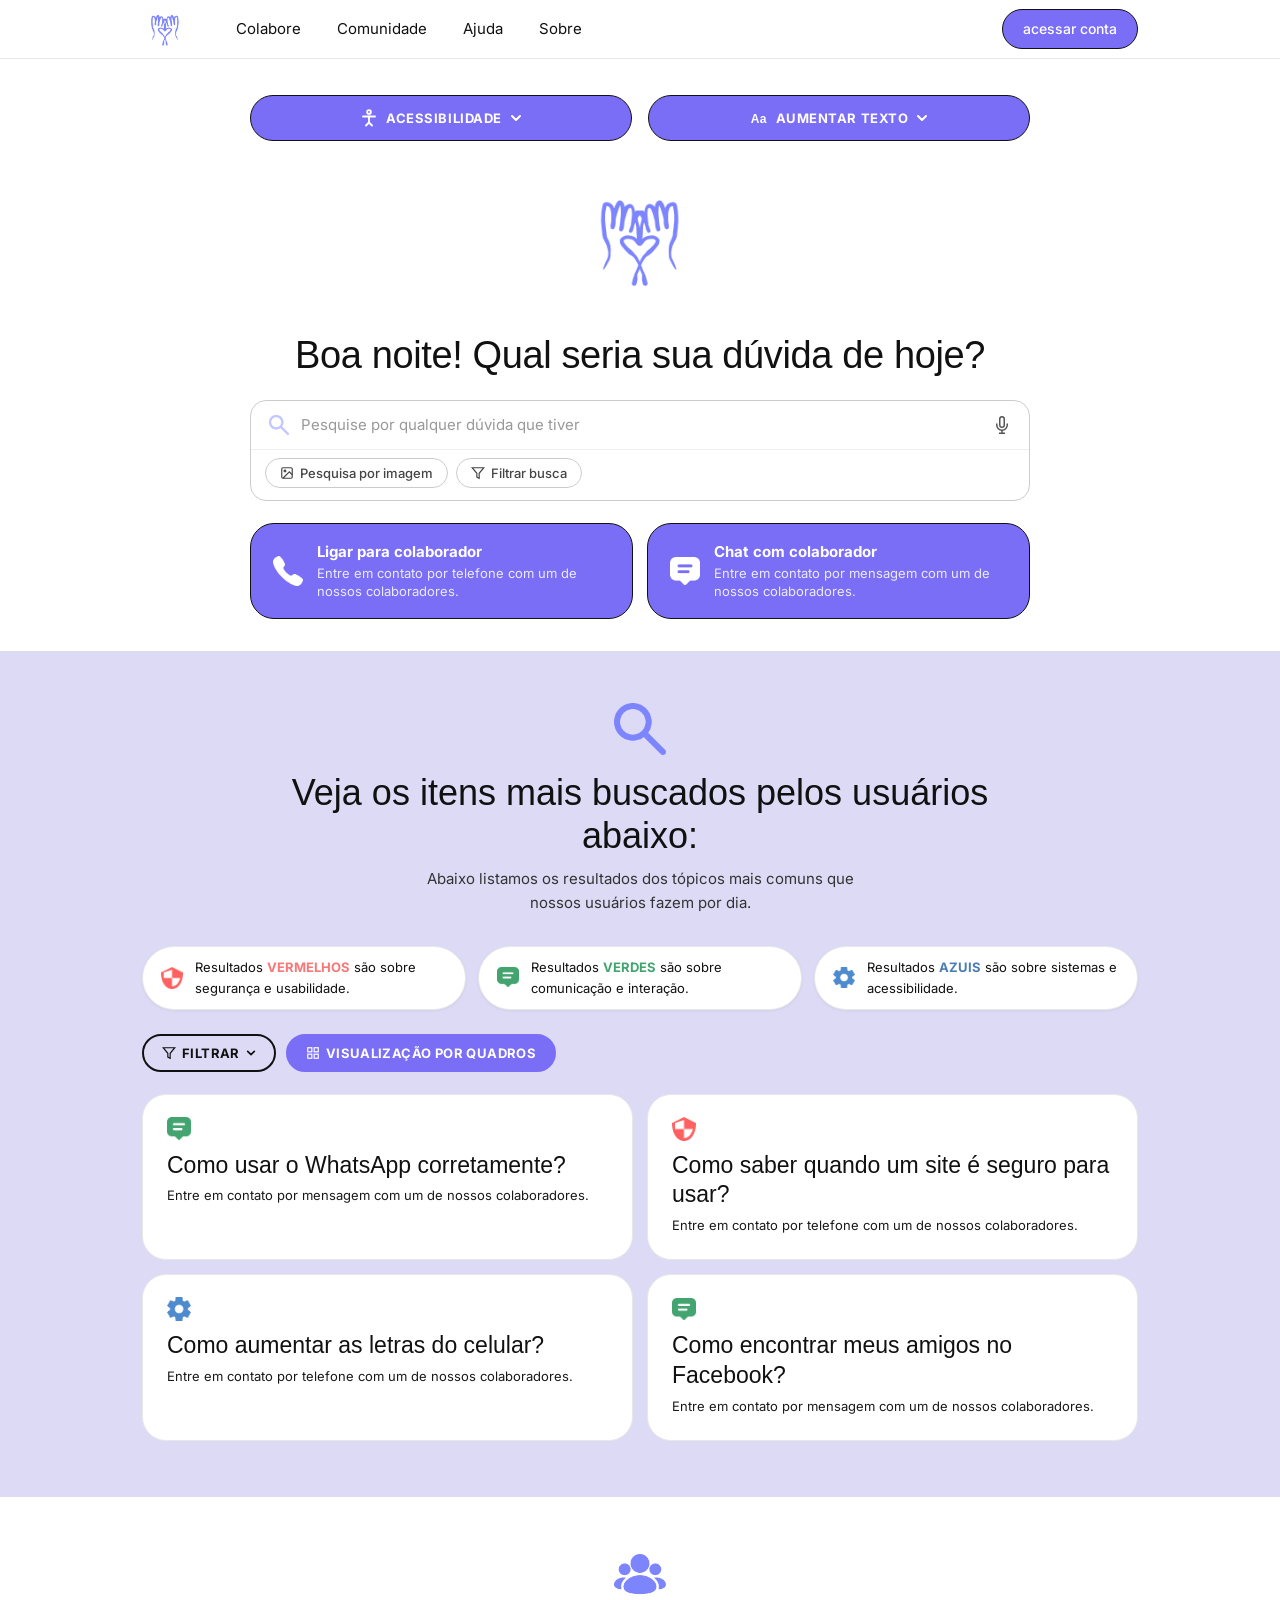
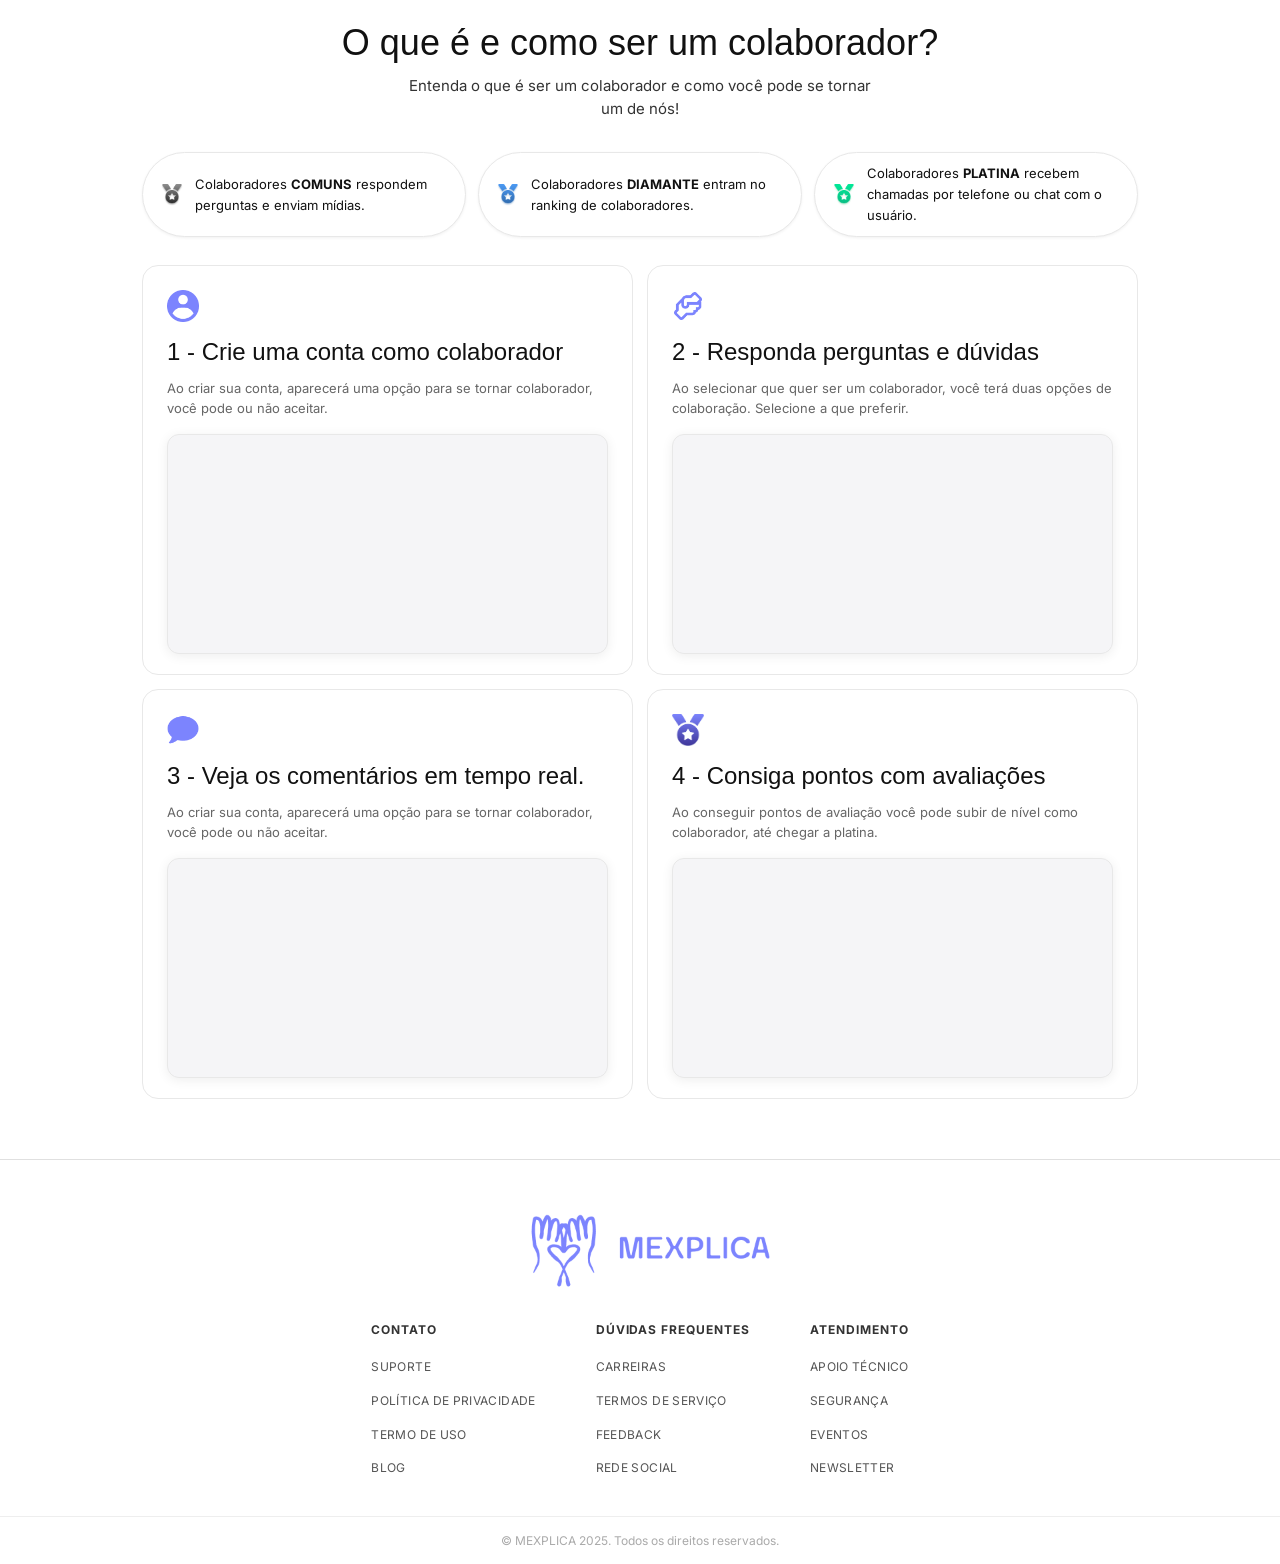
<file: public/index.html>
<!DOCTYPE html>
<html lang="pt-BR">
<head>
    <meta charset="UTF-8">
    <meta name="viewport" content="width=device-width, initial-scale=1.0">
    <title>MEXPLICA - Página Inicial</title>
    <link rel="stylesheet" href="style.css">
    <link rel="shortcut icon" href="icons/favicon.ico" type="image/x-icon">
</head>
<body>
<script>
    (function() {
        var classes = ['', 'dark-blue'];
        var salvo = localStorage.getItem('mexplica-tema');
        if (salvo !== null) {
            var idx = parseInt(salvo);
            if (idx > 1) idx = 0;
            var classe = classes[idx];
            if (classe) document.body.classList.add(classe);
        }
    })();
</script>

    <header class="header">
        <nav class="nav container">
            <a href="index.html" class="nav-logo">
                <img src="icons/logo-mexplica.png" alt="MEXPLICA" class="logo-icon">
            </a>
            <ul class="nav-links">
                <li><a href="cadastro.html">Colabore</a></li>
                <li><a href="#">Comunidade</a></li>
                <li><a href="#">Ajuda</a></li>
                <li><a href="#">Sobre</a></li>
            </ul>
            <div class="nav-actions">
                <a href="cadastro.html" class="btn-acessar">acessar conta</a>
            </div>
            <button class="nav-toggle" aria-label="Abrir menu" id="navToggle">
                <span></span><span></span><span></span>
            </button>
        </nav>
    </header>

    <main>

        <section class="hero-section">
            <div class="container hero-inner">

                <div class="accessibility-bar">
                    <button class="acc-btn acc-blue" id="toggleAccessibility">
                        <svg width="18" height="18" viewBox="0 0 24 24" fill="none" stroke="#ffffff" stroke-width="2.5" stroke-linecap="round" stroke-linejoin="round" aria-hidden="true"><circle cx="12" cy="4" r="2.5"></circle><path d="M4 10h16"></path><path d="M12 10v8"></path><path d="M8 22l4-4 4 4"></path></svg>
                        ACESSIBILIDADE
                        <svg width="12" height="12" viewBox="0 0 12 12" fill="none"><path d="M2 4l4 4 4-4" stroke="#ffffff" stroke-width="2" stroke-linecap="round" stroke-linejoin="round"/></svg>
                    </button>
                    <button class="acc-btn acc-purple" id="toggleFontSize">
                        <svg width="18" height="18" viewBox="0 0 24 24" fill="none" aria-hidden="true"><text x="1" y="18" font-size="16" fill="#ffffff" font-family="sans-serif" font-weight="900">Aa</text></svg>
                        AUMENTAR TEXTO
                    </button>
                </div>

                <div class="hero-logo">
                    <img src="icons/logo-mexplica.png" alt="MEXPLICA" class="hero-logo-img">
                </div>

                <h1 class="hero-title" id="greeting">Bom dia! Qual seria sua dúvida de hoje?</h1>

                <div class="search-box">
                    <div class="search-input-wrap">
                        <img src="icons/lupa.png" alt="buscar" class="search-icon-img">
                        <input 
                            type="text" 
                            class="search-input" 
                            placeholder="Pesquise por qualquer dúvida que tiver"
                            aria-label="Campo de pesquisa"
                            id="searchInput"
                        >
                        <button class="search-voice-btn" aria-label="Pesquisa por voz">
                            <svg width="18" height="18" viewBox="0 0 24 24" fill="none" stroke="currentColor" stroke-width="2"><path d="M12 1a3 3 0 0 0-3 3v8a3 3 0 0 0 6 0V4a3 3 0 0 0-3-3z"/><path d="M19 10v2a7 7 0 0 1-14 0v-2"/><line x1="12" y1="19" x2="12" y2="23"/><line x1="8" y1="23" x2="16" y2="23"/></svg>
                        </button>
                    </div>
                    <div class="search-options">
                        <button class="search-opt-btn">
                            <svg width="14" height="14" viewBox="0 0 24 24" fill="none" stroke="currentColor" stroke-width="2"><rect x="3" y="3" width="18" height="18" rx="2"/><circle cx="8.5" cy="8.5" r="1.5"/><polyline points="21 15 16 10 5 21"/></svg>
                            Pesquisa por imagem
                        </button>
                        <button class="search-opt-btn">
                            <svg width="14" height="14" viewBox="0 0 24 24" fill="none" stroke="currentColor" stroke-width="2"><polygon points="22 3 2 3 10 12.46 10 19 14 21 14 12.46 22 3"/></svg>
                            Filtrar busca
                        </button>
                    </div>
                </div>

                <div class="contact-cards">
                    <button class="contact-card card-phone">
                        <img src="icons/telefone.png" alt="" class="card-icon-img" aria-hidden="true">
                        <div class="card-text">
                            <strong>Ligar para colaborador</strong>
                            <p>Entre em contato por telefone com um de nossos colaboradores.</p>
                        </div>
                    </button>
                    <button class="contact-card card-chat">
                        <img src="icons/chat.png" alt="" class="card-icon-img" aria-hidden="true">
                        <div class="card-text">
                            <strong>Chat com colaborador</strong>
                            <p>Entre em contato por mensagem com um de nossos colaboradores.</p>
                        </div>
                    </button>
                </div>
            </div>
        </section>

        <section class="most-searched-section">
            <div class="container">
                <div class="section-header">
                    <img src="icons/lupa.png" alt="" class="section-icon-img" aria-hidden="true">
                    <h2>Veja os itens mais buscados pelos usuários abaixo:</h2>
                    <p class="section-subtitle">Abaixo listamos os resultados dos tópicos mais comuns que nossos usuários fazem por dia.</p>
                </div>

                <div class="legend-bar">
                    <div class="legend-item">
                        <span class="dot dot-red"> <img src="icons/vermelho.png" alt="icone vermelho de atenção"> </span>
                        <span>Resultados <strong style="color: #F87777;">VERMELHOS</strong> são sobre segurança e usabilidade.</span>
                    </div>
                    <div class="legend-item">
                        <span class="dot dot-green"> <img src="icons/verde.png" alt="icone verde de mensagem"> </span>
                        <span>Resultados <strong style="color: #43A46F;">VERDES</strong> são sobre comunicação e interação.</span>
                    </div>
                    <div class="legend-item">
                        <span class="dot dot-blue"> <img src="icons/azul.png" alt="icone azul de engrenagem"> </span>
                        <span>Resultados <strong style="color: #4B7DB5;">AZUIS</strong> são sobre sistemas e acessibilidade.</span>
                    </div>
                </div>

                <div class="filter-bar">
                    <button class="filter-btn" id="filterBtn">
                        <svg width="14" height="14" viewBox="0 0 24 24" fill="none" stroke="currentColor" stroke-width="2"><polygon points="22 3 2 3 10 12.46 10 19 14 21 14 12.46 22 3"/></svg>
                        FILTRAR
                        <svg width="10" height="10" viewBox="0 0 12 12" fill="none"><path d="M2 4l4 4 4-4" stroke="currentColor" stroke-width="2" stroke-linecap="round"/></svg>
                    </button>
                    <button class="filter-btn filter-btn-outline" id="viewBtn">
                        <svg width="14" height="14" viewBox="0 0 24 24" fill="none" stroke="currentColor" stroke-width="2"><rect x="3" y="3" width="7" height="7"/><rect x="14" y="3" width="7" height="7"/><rect x="14" y="14" width="7" height="7"/><rect x="3" y="14" width="7" height="7"/></svg>
                        VISUALIZAÇÃO POR QUADROS
                    </button>
                </div>

                <div class="topic-grid" id="topicGrid">
                    <div class="topic-card topic-green">
                        <img src="icons/verde.png" alt="" class="topic-icon" aria-hidden="true">
                        <h3>Como usar o WhatsApp corretamente?</h3>
                        <p>Entre em contato por mensagem com um de nossos colaboradores.</p>
                    </div>
                    <div class="topic-card topic-red">
                        <img src="icons/vermelho.png" alt="" class="topic-icon" aria-hidden="true">
                        <h3>Como saber quando um site é seguro para usar?</h3>
                        <p>Entre em contato por telefone com um de nossos colaboradores.</p>
                    </div>
                    <div class="topic-card topic-blue">
                        <img src="icons/azul.png" alt="" class="topic-icon" aria-hidden="true">
                        <h3>Como aumentar as letras do celular?</h3>
                        <p>Entre em contato por telefone com um de nossos colaboradores.</p>
                    </div>
                    <div class="topic-card topic-green">
                        <img src="icons/verde.png" alt="" class="topic-icon" aria-hidden="true">
                        <h3>Como encontrar meus amigos no Facebook?</h3>
                        <p>Entre em contato por mensagem com um de nossos colaboradores.</p>
                    </div>
                </div>
            </div>
        </section>

        <section class="collab-section">
            <div class="container">
                <div class="section-header">
                    <img src="icons/colaboradores.png" alt="" class="section-icon-img" aria-hidden="true">
                    <h2>O que é e como ser um colaborador?</h2>
                    <p class="section-subtitle">Entenda o que é ser um colaborador e como você pode se tornar um de nós!</p>
                </div>

                <div class="legend-bar">
                    <div class="legend-item">
                        <span class="dot dot-red"> <img src="icons/comum.png" alt=""> </span>
                        <span>Colaboradores <strong>COMUNS</strong> respondem perguntas e enviam mídias.</span>
                    </div>
                    <div class="legend-item">
                        <span class="dot dot-green"> <img src="icons/diamante.png" alt=""> </span>
                        <span>Colaboradores <strong>DIAMANTE</strong> entram no ranking de colaboradores.</span>
                    </div>
                    <div class="legend-item">
                        <span class="dot dot-blue"> <img src="icons/platina.png" alt=""> </span>
                        <span>Colaboradores <strong>PLATINA</strong> recebem chamadas por telefone ou chat com o usuário.</span>
                    </div>
                </div>

                <div class="steps-grid">
                    <div class="step-card step-blue">
                        <img src="icons/user-roxo.png" alt="" class="step-topic-icon" aria-hidden="true">
                        <h3>1 - Crie uma conta como colaborador</h3>
                        <p>Ao criar sua conta, aparecerá uma opção para se tornar colaborador, você pode ou não aceitar.</p>
                        <div class="step-print">
                            
                        </div>
                    </div>
                    <div class="step-card step-green">
                        <img src="icons/maos.png" alt="" class="step-topic-icon" aria-hidden="true">
                        <h3>2 - Responda perguntas e dúvidas</h3>
                        <p>Ao selecionar que quer ser um colaborador, você terá duas opções de colaboração. Selecione a que preferir.</p>
                        <div class="step-print">
                            
                        </div>
                    </div>
                    <div class="step-card step-green">
                        <img src="icons/chat-roxo.png" alt="" class="step-topic-icon" aria-hidden="true">
                        <h3>3 - Veja os comentários em tempo real.</h3>
                        <p>Ao criar sua conta, aparecerá uma opção para se tornar colaborador, você pode ou não aceitar.</p>
                        <div class="step-print">
                            
                        </div>
                    </div>
                    <div class="step-card step-blue">
                        <img src="icons/medalha-roxa.png" alt="" class="step-topic-icon" aria-hidden="true">
                        <h3>4 - Consiga pontos com avaliações</h3>
                        <p>Ao conseguir pontos de avaliação você pode subir de nível como colaborador, até chegar a platina.</p>
                        <div class="step-print">
                            
                        </div>
                    </div>
                </div>
            </div>
        </section>

        <div vw class="enabled">
                <div vw-access-button class="active"></div>
                <div vw-plugin-wrapper>
                <div class="vw-plugin-top-wrapper"></div>
             </div>
        </div>
        <style>
            [vw-access-button] {
            bottom: 105px !important;
         }
        </style>
        <script src="https://vlibras.gov.br/app/vlibras-plugin.js"></script>
        <script>
        new window.VLibras.Widget('https://vlibras.gov.br/app');
        </script>
    </main>

    <footer class="footer">
        <div class="container footer-inner">
            <div class="footer-brand">
                <img src="icons/logo-completa.png" alt="" class="footer-logo-icon" aria-hidden="true">
            </div>

            <div class="footer-columns">
                <div class="footer-col">
                    <h4>CONTATO</h4>
                    <ul>
                        <li><a href="#">SUPORTE</a></li>
                        <li><a href="#">POLÍTICA DE PRIVACIDADE</a></li>
                        <li><a href="#">TERMO DE USO</a></li>
                        <li><a href="#">BLOG</a></li>
                    </ul>
                </div>
                <div class="footer-col">
                    <h4>DÚVIDAS FREQUENTES</h4>
                    <ul>
                        <li><a href="#">CARREIRAS</a></li>
                        <li><a href="#">TERMOS DE SERVIÇO</a></li>
                        <li><a href="#">FEEDBACK</a></li>
                        <li><a href="#">REDE SOCIAL</a></li>
                    </ul>
                </div>
                <div class="footer-col">
                    <h4>ATENDIMENTO</h4>
                    <ul>
                        <li><a href="#">APOIO TÉCNICO</a></li>
                        <li><a href="#">SEGURANÇA</a></li>
                        <li><a href="#">EVENTOS</a></li>
                        <li><a href="#">NEWSLETTER</a></li>
                    </ul>
                </div>
            </div>
        </div>
        <div class="footer-copy">
            <span>© MEXPLICA 2025. Todos os direitos reservados.</span>
        </div>
    </footer>

    <script src="script.js"></script>
</body>
</html>
</file>
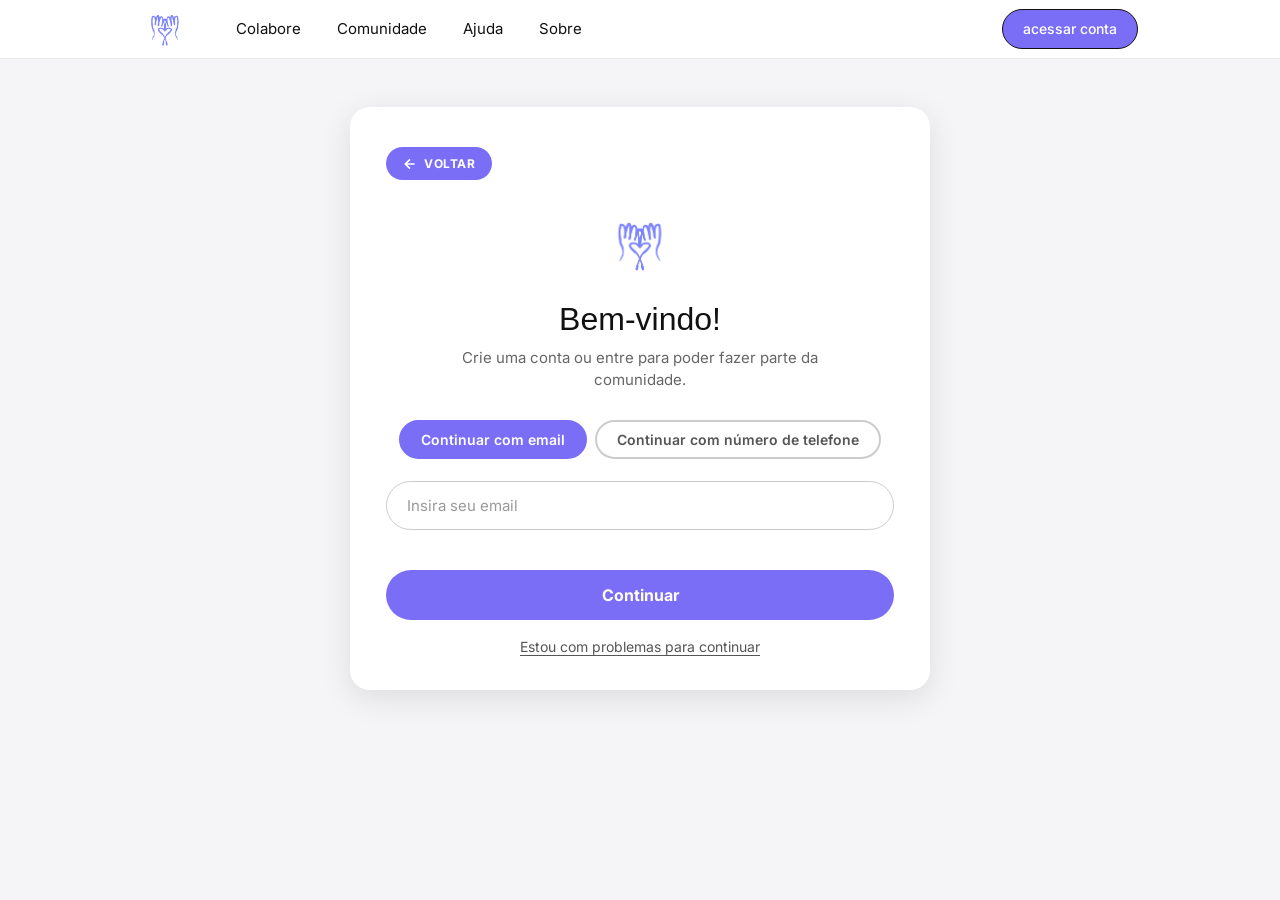
<file: public/cadastro.html>
<!DOCTYPE html>
<html lang="pt-BR">
<head>
    <meta charset="UTF-8">
    <meta name="viewport" content="width=device-width, initial-scale=1.0">
    <title>MEXPLICA - Bem-vindo</title>
    <script>
    (function() {
        var classes = ['', 'dark-blue'];
        var salvo = localStorage.getItem('mexplica-tema');
        if (salvo !== null) {
            var idx = parseInt(salvo);
            if (idx > 1) idx = 0;
            var classe = classes[idx];
            if (classe) document.documentElement.setAttribute('data-tema', classe);
        }
    })();
    </script>
    <link rel="stylesheet" href="style.css">
</head>
<body class="auth-page" id="authBody">
<script>
    (function() {
        var classes = ['', 'dark-blue'];
        var salvo = localStorage.getItem('mexplica-tema');
        if (salvo !== null) {
            var idx = parseInt(salvo);
            if (idx > 1) idx = 0; 
            var classe = classes[idx];
            if (classe) document.body.classList.add(classe);
        }
    })();
</script>

    <header class="header">
        <nav class="nav container">
            <a href="index.html" class="nav-logo">
                <img src="icons/logo-mexplica.png" alt="MEXPLICA" class="logo-icon">
            </a>
            <ul class="nav-links">
                <li><a href="cadastro.html">Colabore</a></li>
                <li><a href="#">Comunidade</a></li>
                <li><a href="#">Ajuda</a></li>
                <li><a href="#">Sobre</a></li>
            </ul>
            <div class="nav-actions">
                <a href="cadastro.html" class="btn-acessar">acessar conta</a>
            </div>
        </nav>
    </header>

    <!-- MAIN DE CADASTRO -->
    <main class="auth-main">

        <!-- STEP 1 - EMAIL OU TELEFONE -->
        <div class="auth-card" id="step-1">
            <a href="index.html" class="back-btn">
                <svg width="16" height="16" viewBox="0 0 24 24" fill="none" stroke="currentColor" stroke-width="2.5"><path d="M19 12H5M12 5l-7 7 7 7"/></svg>
                VOLTAR
            </a>

            <div class="auth-logo">
                <img src="icons/logo-mexplica.png" alt="MEXPLICA">
            </div>

            <h1 class="auth-title">Bem-vindo!</h1>
            <p class="auth-subtitle">Crie uma conta ou entre para poder fazer parte da comunidade.</p>

            <div class="auth-method-toggle">
                <button class="method-btn method-active" id="btnEmail" data-method="email">Continuar com email</button>
                <button class="method-btn" id="btnPhone" data-method="phone">Continuar com número de telefone</button>
            </div>

            <div class="auth-form">
                <input 
                    type="text" 
                    class="auth-input" 
                    id="mainInput" 
                    placeholder="Insira seu email"
                    autocomplete="email"
                    aria-label="Email ou telefone"
                >
                <span class="input-error" id="inputError"></span>
                <button class="auth-continue-btn" id="continueBtn">Continuar</button>
                <a href="#" class="auth-help-link">Estou com problemas para continuar</a>
            </div>
        </div>

        <!-- STEP 2 - CRIAR CONTA FORMUALRIO -->
        <div class="auth-card hidden" id="step-2">
            <button class="back-btn" id="backToStep1">
                <svg width="16" height="16" viewBox="0 0 24 24" fill="none" stroke="currentColor" stroke-width="2.5"><path d="M19 12H5M12 5l-7 7 7 7"/></svg>
                VOLTAR
            </button>

            <div class="auth-logo">
                <img src="icons/logo-mexplica.png" alt="MEXPLICA">
            </div>

            <h1 class="auth-title">Novo por aqui? continue seu cadastro.</h1>
            <p class="auth-subtitle">Crie uma conta ou entre para poder fazer parte da comunidade.</p>

            <div class="auth-form">
                <div class="form-row">
                    <input type="text" class="auth-input" placeholder="Insira seu nome" id="firstName" autocomplete="given-name">
                    <input type="text" class="auth-input" placeholder="Insira seu sobrenome" id="lastName" autocomplete="family-name">
                </div>
                <div class="form-row">
                    <input type="number" class="auth-input" placeholder="Insira sua idade" id="age" min="1" max="120">
                    <select class="auth-input auth-select" id="gender">
                        <option value="" disabled selected>Selecione seu gênero</option>
                        <option value="masculino">Masculino</option>
                        <option value="feminino">Feminino</option>
                        <option value="nao-binario">Não-binário</option>
                        <option value="prefiro-nao-dizer">Prefiro não dizer</option>
                    </select>
                </div>
                <input type="password" class="auth-input" placeholder="Crie uma senha forte" id="password" autocomplete="new-password">
                <span class="input-error" id="registerError"></span>
                <button class="auth-continue-btn" id="registerBtn">Continuar</button>
                <a href="#" class="auth-help-link">Estou com problemas para continuar</a>
            </div>
        </div>

        <!-- STEP 3 - ESCOLHA DE COLABORADOR -->
        <div class="auth-card hidden" id="step-3">
            <div class="auth-logo">
                <img src="icons/logo-mexplica.png" alt="MEXPLICA">
            </div>

            <h1 class="auth-title">Quer ser um colaborador?</h1>
            <p class="auth-subtitle">Responda perguntas, receba verificações e suba de ranking.</p>

            <div class="collab-choice">
                <button class="collab-btn collab-yes" id="yesCollab">
                    <svg width="18" height="18" viewBox="0 0 24 24" fill="none" stroke="currentColor" stroke-width="2.5"><polyline points="20 6 9 17 4 12"/></svg>
                    Quero ser um colaborador!
                </button>
                <button class="collab-btn collab-no" id="noCollab">
                    <svg width="18" height="18" viewBox="0 0 24 24" fill="none" stroke="currentColor" stroke-width="2.5"><line x1="18" y1="6" x2="6" y2="18"/><line x1="6" y1="6" x2="18" y2="18"/></svg>
                    Não quero ser um colaborador!
                </button>
            </div>

            <a href="#" class="auth-help-link collab-info-link">O que é ser um colaborador?</a>
            <a href="#" class="auth-help-link">Estou com problemas para continuar</a>
        </div>

        <!-- STEP 4 - MENSAGEM DE SUCESSO -->
        <div class="auth-card hidden" id="step-4">
            <div class="auth-logo success-logo">
                <img src="icons/logo-mexplica.png" alt="MEXPLICA">
            </div>
            <h1 class="auth-title">Cadastro concluído!</h1>
            <p class="auth-subtitle">Sua conta foi criada com sucesso. Bem-vindo à comunidade MEXPLICA!</p>
            <a href="index.html" class="auth-continue-btn" style="display:block; text-align:center; text-decoration:none; margin-top: 1.5rem;">Ir para a página inicial</a>
        </div>

        <div vw class="enabled">
                <div vw-access-button class="active"></div>
                <div vw-plugin-wrapper>
                <div class="vw-plugin-top-wrapper"></div>
             </div>
        </div>
        <style>
            [vw-access-button] {
            bottom: 105px !important;
         }
        </style>
        <script src="https://vlibras.gov.br/app/vlibras-plugin.js"></script>
        <script>
        new window.VLibras.Widget('https://vlibras.gov.br/app');
        </script>
    </main>

    <script src="script.js"></script>
</body>
</html>
</file>
<file: public/style.css>
/* ============================================
   MEXPLICA - style.css
   fontes: Nimbus Sans (titulos) + Inter (corpo)
   esse style.css é o arquivo principal de estilos do projeto, onde estao organizados os estilos globais, do layout e de cada seção da(s) pagina(s)
   ============================================ */

/* fonte inter importada do google fonts */
@import url('https://fonts.googleapis.com/css2?family=Inter:wght@400;500;600;700;800&display=swap');


@font-face {
    font-family: 'Nimbus Sans';
    src: url('fonts/NimbusSanL-Bol.otf') format('otf');
    font-weight: 700;
}

@font-face {
    font-family: 'Nimbus Sans Regular';
    src: url('fonts/NimbusSans-Regular.otf') format('otf');
    font-weight: 400;
}

/* reset basico */
*, *::before, *::after {
    box-sizing: border-box;
    margin: 0;
    padding: 0;
}

html {
    font-size: 16px;
    scroll-behavior: smooth;
}

body {
    font-family: 'Inter', sans-serif;
    color: #111111;
    background: #ffffff;
    line-height: 1.6;
    -webkit-font-smoothing: antialiased;
}

body.font-large {
    font-size: 19px;
}

img {
    max-width: 100%;
    display: block;
}

ul {
    list-style: none;
}

a {
    text-decoration: none;
    color: inherit;
}

button {
    cursor: pointer;
    border: none;
    background: none;
    font-family: inherit;
}

/* layout */
.container {
    max-width: 1060px;
    margin: 0 auto;
    padding: 0 32px;
}


/* HEADER // NAV */

.header {
    position: sticky;
    top: 0;
    z-index: 100;
    background: #ffffff;
    border-bottom: 1px solid #e8e8e8;
}

.nav {
    display: flex;
    align-items: center;
    height: 58px;
    gap: 0;
}

.nav-logo {
    flex-shrink: 0;
    margin-right: 48px;
}

.logo-icon {
    height: 34px;
    width: auto;
}

.nav-links {
    display: flex;
    gap: 36px;
    flex: 1;
}

.nav-links a {
    font-family: 'Inter', sans-serif;
    font-size: 15px;
    font-weight: 400;
    color: #111111;
    transition: color 0.18s ease;
}

.nav-links a:hover {
    color: #7B6EF6;
}

.nav-actions {
    display: flex;
    align-items: center;
    gap: 12px;
    flex-shrink: 0;
}

.btn-acessar {
    background: #7B6EF6;
    color: #ffffff;
    padding: 8px 20px;
    border-radius: 999px;
    font-family: 'Inter', sans-serif;
    font-size: 14px;
    font-weight: 500;
    transition: background 0.18s ease;
    border: 1px solid #111;
}

.btn-acessar:hover {
    background: #3a318a;
}

.nav-toggle {
    display: none;
    flex-direction: column;
    gap: 5px;
    padding: 6px;
    margin-left: auto;
}

.nav-toggle span {
    display: block;
    width: 22px;
    height: 2px;
    background: #111111;
    border-radius: 2px;
}


/* HERO SECTION */

.hero-section {
    padding: 36px 0 32px;
    text-align: center;
    background: #ffffff;
}

.hero-inner {
    display: flex;
    flex-direction: column;
    align-items: center;
    gap: 22px;
}

/* BOTOES DE ACESSIBILIDADE */
.accessibility-bar {
    display: flex;
    gap: 16px;
    justify-content: center;
    width: 100%;
    max-width: 780px;
}

.acc-btn {
    display: flex;
    align-items: center;
    justify-content: center;
    gap: 8px;
    flex: 1;
    padding: 13px 20px;
    border-radius: 999px;
    font-family: 'Inter', sans-serif;
    font-size: 13px;
    font-weight: 700;
    letter-spacing: 0.04em;
    transition: opacity 0.18s ease;
    border: 1px solid #111;
}

.acc-btn:hover {
    opacity: 0.88;
}

.acc-btn img {
    width: 16px;
    height: 16px;
}

.acc-btn svg {
    flex-shrink: 0;
}

.acc-blue {
    background: #7B6EF6;
    color: #ffffff;
}

.acc-purple {
    background: #7B6EF6;
    color: #ffffff;
}

/* HERO LOGO */
.hero-logo {
    margin-top: 4px;
}

.hero-logo-img {
    width: 130px;
    height: 145px;
    object-fit: contain;
    margin: 0 auto;
}

/* TITULO HERO */
.hero-title {
    font-family: 'Nimbus Sans', sans-serif;
    font-size: 38px;
    font-weight: 500;
    color: #111111;
    letter-spacing: -0.01em;
    line-height: 1.15;
}

/* SEARCH BOX */
.search-box {
    width: 100%;
    max-width: 780px;
    background: #ffffff;
    border-radius: 16px;
    border: 1.5px solid #cccccc;
    overflow: hidden;
}

.search-box:focus-within {
    border-color: #7B6EF6;
    box-shadow: 0 0 0 3px rgba(123, 110, 246, 0.1);
}

.search-input-wrap {
    display: flex;
    align-items: center;
    padding: 14px 18px;
    gap: 12px;
}

.search-icon-img {
    width: 20px;
    height: 20px;
    opacity: 0.45;
    flex-shrink: 0;
}

.search-input {
    flex: 1;
    border: none;
    outline: none;
    font-family: 'Inter', sans-serif;
    font-size: 15px;
    color: #111111;
    background: transparent;
}

.search-input::placeholder {
    color: #999999;
}

.search-voice-btn {
    color: #555555;
    display: flex;
    align-items: center;
    flex-shrink: 0;
    transition: color 0.18s;
}

.search-voice-btn:hover {
    color: #7B6EF6;
}

.search-options {
    display: flex;
    gap: 8px;
    padding: 8px 14px 12px;
    border-top: 1px solid #eeeeee;
}

.search-opt-btn {
    display: inline-flex;
    align-items: center;
    gap: 6px;
    padding: 6px 14px;
    border-radius: 999px;
    border: 1.5px solid #cccccc;
    font-family: 'Inter', sans-serif;
    font-size: 13px;
    font-weight: 500;
    color: #444444;
    background: #ffffff;
    transition: border-color 0.18s, color 0.18s;
}

.search-opt-btn:hover {
    border-color: #7B6EF6;
    color: #7B6EF6;
}

/* CARDS DE CONTATO */
.contact-cards {
    display: grid;
    grid-template-columns: 1fr 1fr;
    gap: 14px;
    width: 100%;
    max-width: 780px;
}

.contact-card {
    display: flex;
    align-items: center;
    gap: 14px;
    padding: 18px 22px;
    border-radius: 24px;
    text-align: left;
    transition: transform 0.18s ease, box-shadow 0.18s ease;
    cursor: pointer;
    border: 1px solid #111;
}

.contact-card:hover {
    transform: translateY(-2px);
    box-shadow: 0 8px 24px rgba(0, 0, 0, 0.15);
}

.card-phone {
    background: #7B6EF6;
}

.card-chat {
    background: #7B6EF6;
}

.card-icon-img {
    width: 30px;
    height: 30px;
    object-fit: contain;
    flex-shrink: 0;
    filter: brightness(0) invert(1);
}

.card-text strong {
    display: block;
    font-family: 'Inter', sans-serif;
    font-size: 15px;
    font-weight: 700;
    color: #ffffff;
    margin-bottom: 3px;
}

.card-text p {
    font-family: 'Inter', sans-serif;
    font-size: 13px;
    font-weight: 400;
    color: rgba(255, 255, 255, 0.85);
    line-height: 1.4;
}


/* SECTION MAIS PESQUISADOS */

.most-searched-section {
    background: #dddaf5;
    padding: 52px 0 56px;
    margin-top: 0;
}

.section-header {
    text-align: center;
    margin-bottom: 32px;
}

.section-icon-img {
    width: 52px;
    height: 52px;
    object-fit: contain;
    margin: 0 auto 16px;
}

.section-header h2 {
    font-family: 'Nimbus Sans', sans-serif;
    font-size: 36px;
    font-weight: 500;
    color: #111111;
    max-width: 780px;
    margin: 0 auto 10px;
    line-height: 1.2;
}

.section-subtitle {
    font-family: 'Inter', sans-serif;
    color: #333333;
    font-size: 15px;
    max-width: 480px;
    margin: 0 auto;
    line-height: 1.55;
}

/* LEGEND BAR */
.legend-bar {
    display: flex;
    flex-wrap: wrap;
    gap: 12px;
    justify-content: center;
    margin-bottom: 24px;
}

.legend-item {
    display: flex;
    align-items: center;
    gap: 12px;
    background: #ffffff;
    border-radius: 9999px;
    padding: 10px 18px;
    font-family: 'Inter', sans-serif;
    font-size: 13px;
    color: #111111;
    border: 1.5px solid #e8e8e8;
    min-width: 200px;
    flex: 1;
    max-width: 340px;
    box-shadow: 0 1px 3px rgba(0,0,0,0.06);
}

.dot {
    width: 22px;
    height: 22px;
    border-radius: 50%;
    flex-shrink: 0;
}

/* FILTER BAR */
.filter-bar {
    display: flex;
    gap: 10px;
    margin-bottom: 22px;
    flex-wrap: wrap;
}

.filter-btn {
    display: inline-flex;
    align-items: center;
    gap: 6px;
    padding: 9px 18px;
    border-radius: 999px;
    font-family: 'Inter', sans-serif;
    font-size: 13px;
    font-weight: 700;
    letter-spacing: 0.03em;
    background: transparent;
    color: #111111;
    border: 2px solid #111111;
    transition: all 0.18s ease;
}

.filter-btn:hover {
    background: #111111;
    color: #ffffff;
}

.filter-btn-outline {
    background: #7B6EF6;
    color: #ffffff;
    border: 2px solid #7B6EF6;
}

.filter-btn-outline:hover {
    background: #5A50C8;
    border-color: #5A50C8;
}

/* GRID DE TOPICOS */
.topic-grid {
    display: grid;
    grid-template-columns: 1fr 1fr;
    gap: 14px;
}

.topic-card {
    border-radius: 24px;
    padding: 22px 24px 24px;
    color: #ffffff;
    cursor: pointer;
    transition: transform 0.18s ease, box-shadow 0.18s ease;
    border: 1.5px solid #e8e8e8;
}

.topic-card:hover {
    transform: translateY(-3px);
    box-shadow: 0 10px 30px rgba(0, 0, 0, 0.18);
}

.topic-icon {
    width: 24px;
    height: 24px;
    object-fit: contain;
    margin-bottom: 10px;

}

.topic-card h3 {
    font-family: 'Nimbus Sans', sans-serif;
    font-size: 23px;
    font-weight: 500;
    color: #111111;
    margin-bottom: 6px;
    line-height: 1.3;
}

.topic-card p {
    font-family: 'Inter', sans-serif;
    font-size: 13px;
    font-weight: 400;
    opacity: 0.9;
    line-height: 1.45;
}

.topic-green { background: #ffffff; color: #000; }
.topic-red   { background: #ffffff; color: #000; }
.topic-blue  { background: #ffffff; color: #000; }


/* SECTION DE COLABORADORES */
.collab-section {
    padding: 56px 0 60px;
    background: #ffffff;
}

.steps-grid {
    display: grid;
    grid-template-columns: 1fr 1fr;
    gap: 14px;
    margin-top: 28px;
}

/* STEP CARDS */
.step-card {
    background: #ffffff;
    border: 1.5px solid #e8e8e8;
    border-radius: 16px;
    padding: 24px 24px 20px;
    color: #111111;
    display: flex;
    flex-direction: column;
    gap: 10px;
    overflow: hidden;
}

.step-blue,
.step-green,
.step-red {
    background: #ffffff;
}

.step-topic-icon {
    width: 32px;
    height: 32px;
    object-fit: contain;
    margin-bottom: 4px;
}

.step-card h3 {
    font-family: 'Nimbus Sans', sans-serif;
    font-size: 24px;
    font-weight: 500;
    color: #111111;
    line-height: 1.3;
    margin-bottom: 2px;
}

.step-card p {
    font-family: 'Inter', sans-serif;
    font-size: 13px;
    font-weight: 400;
    color: #666666;
    line-height: 1.5;
}

/* ================================================
   PRINT DA TELA - container e imagem
   melhorias de qualidade: sem compressão extra,
   rendering otimizado, transição suave ao trocar tema
   ================================================ */
.step-print {
    border: 1.5px solid #e8e8e8;
    border-radius: 12px;
    overflow: hidden;
    margin-top: 6px;
    background: #f5f5f7;
    height: 220px;
    display: flex;
    align-items: center;
    justify-content: center;
    box-shadow: 0 2px 12px rgba(0, 0, 0, 0.07);
}

.step-print img {
    width: 100%;
    height: 100%;
    object-fit: cover;
    object-position: center center;
    display: block;
    transition: opacity 0.3s ease;
    image-rendering: auto;
}


/* FOOTER */
.footer {
    background: #ffffff;
    color: #333333;
    padding: 48px 0 0;
    border-top: 1px solid #e0e0e0;
    margin-top: 0;
}

.footer-inner {
    display: flex;
    flex-direction: column;
    align-items: center;
    padding-bottom: 36px;
    gap: 32px;
}

/* LOGO MEXPLICA COMPLETA */
.footer-brand {
    display: flex;
    align-items: center;
    gap: 14px;
    justify-content: center;
}

.footer-logo-icon {
    height: 80px;
    width: auto;
}

.footer-logo {
    display: none;
}

.footer-columns {
    display: flex;
    gap: 60px;
    justify-content: center;
    flex-wrap: wrap;
}

.footer-col h4 {
    font-family: 'Inter', sans-serif;
    font-size: 12px;
    font-weight: 700;
    letter-spacing: 0.08em;
    color: #333333;
    margin-bottom: 14px;
}

.footer-col ul {
    display: flex;
    flex-direction: column;
    gap: 8px;
}

.footer-col a {
    font-family: 'Inter', sans-serif;
    font-size: 12px;
    font-weight: 400;
    color: #555555;
    letter-spacing: 0.03em;
    transition: color 0.15s;
}

.footer-col a:hover {
    color: #7B6EF6;
}

.footer-copy {
    text-align: center;
    padding: 14px;
    font-family: 'Inter', sans-serif;
    font-size: 12px;
    color: #aaaaaa;
    border-top: 1px solid #eeeeee;
    width: 100%;
}


/* PAGINA DE AUTENTICAÇÃO - CADASTRO.HTML */
/* =========================================== */

.auth-page {
    background: #f5f5f7;
    min-height: 100vh;
}

.auth-main {
    display: flex;
    justify-content: center;
    align-items: flex-start;
    padding: 48px 24px 80px;
}

.auth-card {
    background: #ffffff;
    border-radius: 20px;
    padding: 40px 36px 32px;
    width: 100%;
    max-width: 580px;
    box-shadow: 0 8px 32px rgba(0, 0, 0, 0.1);
    animation: slideUp 0.3s ease;
}

@keyframes slideUp {
    from { opacity: 0; transform: translateY(16px); }
    to   { opacity: 1; transform: translateY(0); }
}

.hidden {
    display: none !important;
}

/* BOTAO DE VOLT */
.back-btn {
    display: inline-flex;
    align-items: center;
    gap: 6px;
    background: #7B6EF6;
    color: #ffffff;
    padding: 7px 16px;
    border-radius: 999px;
    font-family: 'Inter', sans-serif;
    font-size: 12px;
    font-weight: 700;
    letter-spacing: 0.05em;
    margin-bottom: 28px;
    transition: background 0.18s, transform 0.18s;
    cursor: pointer;
    border: none;
}

.back-btn:hover {
    background: #5A50C8;
    transform: translateX(-2px);
}

/* LOGO AUTH */
.auth-logo {
    text-align: center;
    margin-bottom: 20px;
}

.auth-logo img {
    width: 72px;
    height: 72px;
    object-fit: contain;
    margin: 0 auto;
}

.success-logo img {
    animation: bounceIn 0.5s ease;
}

@keyframes bounceIn {
    0%   { transform: scale(0.7); opacity: 0; }
    60%  { transform: scale(1.15); }
    100% { transform: scale(1); opacity: 1; }
}

/* TITULO DA PAGINA DE AUTENTICAÇAO */
.auth-title {
    font-family: 'Nimbus Sans', sans-serif;
    font-size: 32px;
    font-weight: 500;
    text-align: center;
    margin-bottom: 8px;
    line-height: 1.2;
    color: #111111;
}

.auth-subtitle {
    font-family: 'Inter', sans-serif;
    color: #666666;
    font-size: 15px;
    text-align: center;
    max-width: 380px;
    margin: 0 auto 28px;
    line-height: 1.5;
}

/* TOGGLE DE METODO DE AUTENTICAÇAO */
.auth-method-toggle {
    display: flex;
    gap: 8px;
    margin-bottom: 22px;
    justify-content: center;
    flex-wrap: wrap;
}

.method-btn {
    padding: 9px 20px;
    border-radius: 999px;
    font-family: 'Inter', sans-serif;
    font-size: 14px;
    font-weight: 600;
    border: 2px solid #cccccc;
    color: #555555;
    background: #ffffff;
    transition: all 0.18s;
    cursor: pointer;
}

.method-btn:hover {
    border-color: #7B6EF6;
    color: #7B6EF6;
}

.method-active {
    background: #7B6EF6;
    border-color: #7B6EF6;
    color: #ffffff !important;
}

/* FORMULARIO DE AUTENTICAÇAO */
.auth-form {
    display: flex;
    flex-direction: column;
    gap: 12px;
}

.form-row {
    display: grid;
    grid-template-columns: 1fr 1fr;
    gap: 12px;
}

.auth-input {
    width: 100%;
    padding: 14px 20px;
    border-radius: 999px;
    border: 1.5px solid #cccccc;
    font-family: 'Inter', sans-serif;
    font-size: 15px;
    color: #111111;
    background: #ffffff;
    outline: none;
    transition: border-color 0.18s, box-shadow 0.18s;
    appearance: none;
}

.auth-input:focus {
    border-color: #7B6EF6;
    box-shadow: 0 0 0 3px rgba(123, 110, 246, 0.12);
}

.auth-input::placeholder {
    color: #999999;
}

.auth-select {
    cursor: pointer;
    background-image: url("data:image/svg+xml,%3Csvg xmlns='http://www.w3.org/2000/svg' width='12' height='12' viewBox='0 0 12 12'%3E%3Cpath d='M2 4l4 4 4-4' stroke='%23999999' stroke-width='1.5' fill='none' stroke-linecap='round'/%3E%3C/svg%3E");
    background-repeat: no-repeat;
    background-position: right 18px center;
    padding-right: 40px;
}

.input-error {
    font-family: 'Inter', sans-serif;
    font-size: 13px;
    color: #D94F4F;
    min-height: 16px;
    margin-top: -4px;
    padding-left: 8px;
}

.auth-continue-btn {
    width: 100%;
    padding: 15px;
    border-radius: 999px;
    background: #7B6EF6;
    color: #ffffff;
    font-family: 'Inter', sans-serif;
    font-size: 16px;
    font-weight: 700;
    border: none;
    cursor: pointer;
    transition: background 0.18s, transform 0.18s, box-shadow 0.18s;
    margin-top: 4px;
}

.auth-continue-btn:hover {
    background: #5A50C8;
    transform: translateY(-1px);
    box-shadow: 0 6px 18px rgba(123, 110, 246, 0.3);
}

.auth-help-link {
    text-align: center;
    display: block;
    font-family: 'Inter', sans-serif;
    font-size: 14px;
    color: #555555;
    text-decoration: underline;
    text-underline-offset: 3px;
    transition: color 0.15s;
    margin-top: 4px;
}

.auth-help-link:hover {
    color: #7B6EF6;
}

.collab-info-link {
    color: #7B6EF6;
    font-weight: 700;
    text-decoration: none;
    border: none;
    margin-bottom: 0;
}

.collab-info-link:hover {
    text-decoration: underline;
}

/* ESCOLHA DO COLABORADOR */
.collab-choice {
    display: flex;
    gap: 14px;
    justify-content: center;
    margin: 14px 0 22px;
    flex-wrap: wrap;
}

.collab-btn {
    display: inline-flex;
    align-items: center;
    gap: 8px;
    padding: 12px 24px;
    border-radius: 999px;
    font-family: 'Inter', sans-serif;
    font-size: 15px;
    font-weight: 700;
    cursor: pointer;
    transition: all 0.18s;
    border: none;
}

.collab-yes {
    background: #7B6EF6;
    color: #ffffff;
}

.collab-yes:hover {
    background: #5A50C8;
    transform: translateY(-2px);
    box-shadow: 0 6px 18px rgba(123, 110, 246, 0.3);
}

.collab-no {
    background: #E05C5C;
    color: #ffffff;
}

.collab-no:hover {
    background: #C04040;
    transform: translateY(-2px);
    box-shadow: 0 6px 18px rgba(224, 92, 92, 0.3);
}

/* ============================================
   MODO ESCURO
   dois niveis: dark-blue (tipo twitter antigamente)
   controlados por classes no body via JS
   todas as transiçoes sao suaves para nao agredir os olhos
   ============================================ */

body {
    transition: background 0.3s ease, color 0.3s ease;
}


/* ------------------------------------------
   NIVEL 1: DARK-BLUE
   fundo #0f1923, cards #1a2535
   ------------------------------------------ */

body.dark-blue {
    background: #0f1923;
    color: #e8eaf0;
}

body.dark-blue .header {
    background: #0f1923;
    border-bottom-color: #1e2d3d;
}

body.dark-blue .nav-links a {
    color: #c8d0dc;
}

body.dark-blue .btn-acessar {
    background: #7B6EF6;
    color: #e8eaf0;
}

body.dark-blue .btn-acessar:hover {
    background: #3a318a;
}

body.dark-blue .avatar-placeholder {
    background: #1e2d3d;
    border-color: #2a3f52;
}

body.dark-blue .nav-toggle span {
    background: #e8eaf0;
}

body.dark-blue .nav-links.open {
    background: #0f1923;
    border-bottom-color: #1e2d3d;
}

body.dark-blue .hero-section {
    background: #0f1923;
}

body.dark-blue .hero-title {
    color: #e8eaf0;
}

body.dark-blue .search-box {
    background: #1a2535;
    border-color: #2a3f52;
}

body.dark-blue .search-input {
    color: #e8eaf0;
    background: transparent;
}

body.dark-blue .search-input::placeholder {
    color: #5a7a96;
}

body.dark-blue .search-options {
    border-top-color: #2a3f52;
}

body.dark-blue .search-opt-btn {
    background: #1a2535;
    border-color: #2a3f52;
    color: #8eacc4;
}

body.dark-blue .search-opt-btn:hover {
    border-color: #7B6EF6;
    color: #a89ef8;
}

body.dark-blue .search-voice-btn {
    color: #5a7a96;
}

body.dark-blue .most-searched-section {
    background: #0d1720;
}

body.dark-blue .section-header h2 {
    color: #e8eaf0;
}

body.dark-blue .section-subtitle {
    color: #8eacc4;
}

body.dark-blue .legend-item {
    background: #1a2535;
    border-color: #2a3f52;
    color: #c8d0dc;
}

body.dark-blue .filter-btn {
    color: #c8d0dc;
    border-color: #4a6a84;
}

body.dark-blue .filter-btn:hover {
    background: #2a3f52;
    color: #e8eaf0;
}

body.dark-blue .topic-green { background: #0f1923; border: 1px solid #3d9e68; color: #ffffff; }
body.dark-blue .topic-red   { background: #0f1923; border: 1px solid #c44444; color: #ffffff; }
body.dark-blue .topic-blue  { background: #0f1923; border: 1px solid #2979C8; color: #ffffff; }
body.dark-blue .topic-card h3 { color: #ffffff; }

body.dark-blue .collab-section {
    background: #0f1923;
}

/* novo layout dos step-cards (card branco com print) adaptado ao escuro */
body.dark-blue .step-card {
    background: #1a2535;
    border-color: #7B6EF6;
    color: #e8eaf0;
}

body.dark-blue .step-card h3 {
    color: #e8eaf0;
}

body.dark-blue .step-card p {
    color: #8eacc4;
}

/* container do print no modo escuro */
body.dark-blue .step-print {
    border-color: #2a3f52;
    background: #0f1923;
    box-shadow: 0 2px 12px rgba(0, 0, 0, 0.3);
}

body.dark-blue .footer {
    background: #0a1118;
    border-top-color: #1e2d3d;
}

body.dark-blue .footer-col h4 {
    color: #5a7a96;
}

body.dark-blue .footer-col a {
    color: #8eacc4;
}

body.dark-blue .footer-col a:hover {
    color: #e8eaf0;
}

body.dark-blue .footer-copy {
    color: #3a5a74;
    border-top-color: #1e2d3d;
}

body.dark-blue .auth-page {
    background: #0a1118;
}

body.dark-blue .auth-card {
    background: #1a2535;
    box-shadow: 0 8px 32px rgba(0, 0, 0, 0.4);
}

body.dark-blue .auth-title {
    color: #e8eaf0;
}

body.dark-blue .auth-subtitle {
    color: #8eacc4;
}

body.dark-blue .method-btn {
    background: #1a2535;
    border-color: #2a3f52;
    color: #8eacc4;
}

body.dark-blue .method-btn:hover {
    border-color: #7B6EF6;
    color: #a89ef8;
}

body.dark-blue .auth-input {
    background: #0f1923;
    border-color: #2a3f52;
    color: #e8eaf0;
}

body.dark-blue .auth-input::placeholder {
    color: #5a7a96;
}

body.dark-blue .auth-input:focus {
    border-color: #7B6EF6;
}

body.dark-blue .auth-help-link {
    color: #8eacc4;
}

body.dark-blue .auth-help-link:hover {
    color: #a89ef8;
}


/* sincroniza dark mode aplicado no <html> com o body, é baiscamente um anti-flash pra tela nao piscar em branco antes de entrar no tema */
html[data-tema="dark-blue"]  body.auth-page { background: #0a1118; }

/* RESPONSIVIDADE */
/* ================================== */

@media (max-width: 768px) {
    .nav-links { display: none; }
    .nav-toggle { display: flex; }

    .nav-links.open {
        display: flex;
        flex-direction: column;
        position: fixed;
        top: 58px;
        left: 0;
        right: 0;
        background: #ffffff;
        padding: 24px;
        gap: 20px;
        box-shadow: 0 6px 20px rgba(0,0,0,0.1);
        border-bottom: 1px solid #eeeeee;
        z-index: 99;
    }

    .accessibility-bar { flex-direction: column; }
    .acc-btn { width: 100%; }

    .contact-cards { grid-template-columns: 1fr; }
    .topic-grid    { grid-template-columns: 1fr; }
    .steps-grid    { grid-template-columns: 1fr; }

    .legend-bar { flex-direction: column; align-items: stretch; }
    .legend-item { max-width: 100%; }

    .footer-columns { flex-direction: column; gap: 28px; align-items: center; text-align: center; }

    .form-row { grid-template-columns: 1fr; }
    .collab-choice { flex-direction: column; }
    .collab-btn { width: 100%; justify-content: center; }

    .auth-card { padding: 28px 20px; }
    .auth-title { font-size: 26px; }

    .hero-title { font-size: 28px; }
    .section-header h2 { font-size: 26px; }
}

@media (max-width: 480px) {
    .container { padding: 0 18px; }
    .auth-method-toggle { flex-direction: column; }
    .method-btn { width: 100%; text-align: center; }
}
</file>
